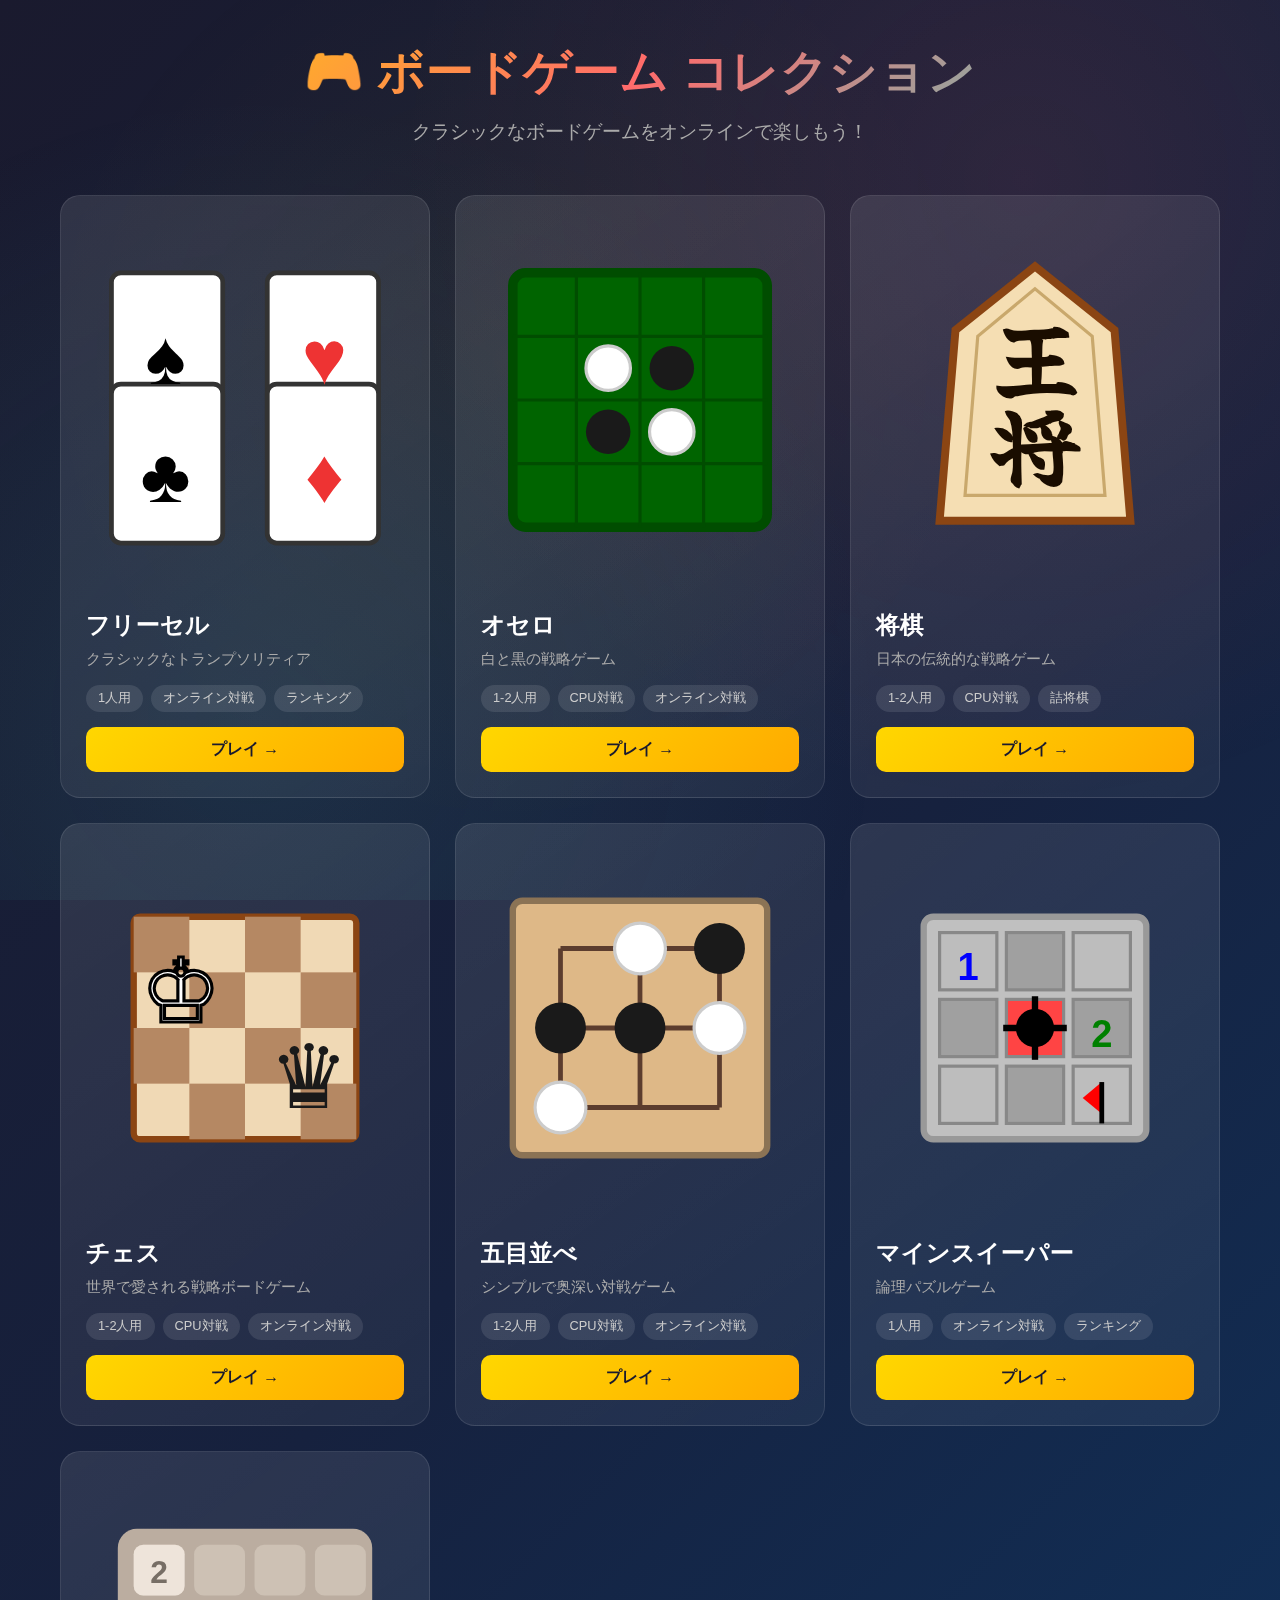
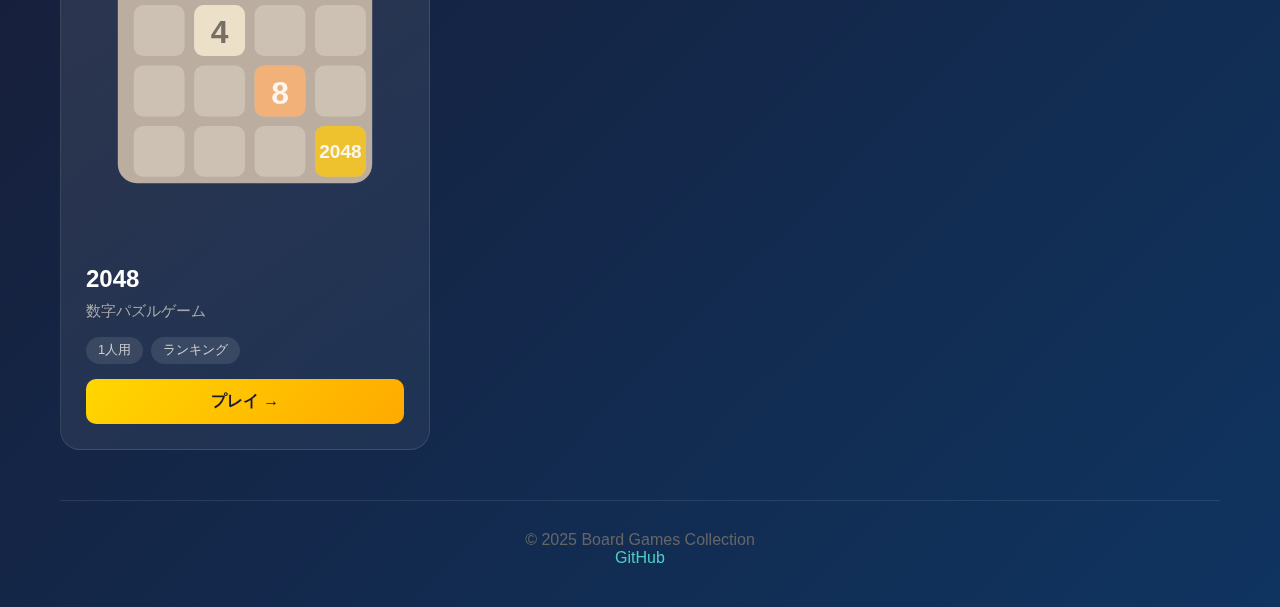
<file: index.html>
<!DOCTYPE html>
<html lang="ja">
<head>
    <meta charset="UTF-8">
    <meta name="viewport" content="width=device-width, initial-scale=1.0">
    <title>ボードゲーム コレクション</title>
    <link rel="stylesheet" href="styles.css">
</head>
<body>
    <div class="container">
        <header class="header">
            <h1>🎮 ボードゲーム コレクション</h1>
            <p class="subtitle">クラシックなボードゲームをオンラインで楽しもう！</p>
        </header>

        <main class="games-grid">
            <!-- フリーセル -->
            <a href="freecell/index.html" class="game-card available">
                <div class="game-icon">
                    <svg viewBox="0 0 100 100" xmlns="http://www.w3.org/2000/svg">
                        <!-- カードの背景 -->
                        <rect x="8" y="10" width="35" height="50" rx="3" fill="#fff" stroke="#333" stroke-width="1.5"/>
                        <rect x="57" y="10" width="35" height="50" rx="3" fill="#fff" stroke="#333" stroke-width="1.5"/>
                        <rect x="8" y="45" width="35" height="50" rx="3" fill="#fff" stroke="#333" stroke-width="1.5"/>
                        <rect x="57" y="45" width="35" height="50" rx="3" fill="#fff" stroke="#333" stroke-width="1.5"/>
                        <!-- スペード -->
                        <text x="25" y="45" font-size="24" fill="#000" text-anchor="middle">♠</text>
                        <!-- ハート -->
                        <text x="75" y="45" font-size="24" fill="#e33" text-anchor="middle">♥</text>
                        <!-- クラブ -->
                        <text x="25" y="82" font-size="24" fill="#000" text-anchor="middle">♣</text>
                        <!-- ダイヤ -->
                        <text x="75" y="82" font-size="24" fill="#e33" text-anchor="middle">♦</text>
                    </svg>
                </div>
                <div class="game-info">
                    <h2>フリーセル</h2>
                    <p>クラシックなトランプソリティア</p>
                    <div class="game-features">
                        <span class="feature">1人用</span>
                        <span class="feature">オンライン対戦</span>
                        <span class="feature">ランキング</span>
                    </div>
                </div>
                <div class="play-btn">プレイ →</div>
            </a>

            <!-- オセロ -->
            <a href="othello/index.html" class="game-card available">
                <div class="game-icon">
                    <svg viewBox="0 0 100 100" xmlns="http://www.w3.org/2000/svg">
                        <!-- 盤面背景 -->
                        <rect x="10" y="10" width="80" height="80" fill="#006400" stroke="#004d00" stroke-width="3" rx="4"/>
                        <!-- グリッド線（4x4） -->
                        <line x1="30" y1="10" x2="30" y2="90" stroke="#004d00" stroke-width="1"/>
                        <line x1="50" y1="10" x2="50" y2="90" stroke="#004d00" stroke-width="1"/>
                        <line x1="70" y1="10" x2="70" y2="90" stroke="#004d00" stroke-width="1"/>
                        <line x1="10" y1="30" x2="90" y2="30" stroke="#004d00" stroke-width="1"/>
                        <line x1="10" y1="50" x2="90" y2="50" stroke="#004d00" stroke-width="1"/>
                        <line x1="10" y1="70" x2="90" y2="70" stroke="#004d00" stroke-width="1"/>
                        <!-- 初期配置：中央4マス（白石） -->
                        <circle cx="40" cy="40" r="7" fill="#fff" stroke="#ccc" stroke-width="1"/>
                        <circle cx="60" cy="60" r="7" fill="#fff" stroke="#ccc" stroke-width="1"/>
                        <!-- 初期配置：中央4マス（黒石） -->
                        <circle cx="60" cy="40" r="7" fill="#1a1a1a"/>
                        <circle cx="40" cy="60" r="7" fill="#1a1a1a"/>
                    </svg>
                </div>
                <div class="game-info">
                    <h2>オセロ</h2>
                    <p>白と黒の戦略ゲーム</p>
                    <div class="game-features">
                        <span class="feature">1-2人用</span>
                        <span class="feature">CPU対戦</span>
                        <span class="feature">オンライン対戦</span>
                    </div>
                </div>
                <div class="play-btn">プレイ →</div>
            </a>

            <!-- 将棋 -->
            <a href="shogi/index.html" class="game-card available">
                <div class="game-icon">
                    <svg viewBox="0 0 100 100" xmlns="http://www.w3.org/2000/svg">
                        <defs>
                            <style>
                                @import url('https://fonts.googleapis.com/css2?family=Yuji+Syuku&display=swap');
                            </style>
                        </defs>
                        
                        <polygon points="50,8 25,28 20,88 80,88 75,28" fill="#f5deb3" stroke="#8b4513" stroke-width="2.5"/>
                        <polygon points="50,15 32,30 28,80 72,80 68,30" fill="none" stroke="#c9a86c" stroke-width="1"/>
                        
                        <text x="50" y="48" font-size="28" fill="#1a0d00" text-anchor="middle" font-weight="bold" font-family="'Yuji Syuku', serif">王</text>
                        <text x="50" y="75" font-size="28" fill="#1a0d00" text-anchor="middle" font-weight="bold" font-family="'Yuji Syuku', serif">将</text>
                    </svg>
                </div>
                <div class="game-info">
                    <h2>将棋</h2>
                    <p>日本の伝統的な戦略ゲーム</p>
                    <div class="game-features">
                        <span class="feature">1-2人用</span>
                        <span class="feature">CPU対戦</span>
                        <span class="feature">詰将棋</span>
                    </div>
                </div>
                <div class="play-btn">プレイ →</div>
            </a>

            <!-- チェス -->
            <a href="chess/index.html" class="game-card available">
                <div class="game-icon">
                    <svg viewBox="0 0 100 100" xmlns="http://www.w3.org/2000/svg">
                        <!-- チェス盤 -->
                        <rect x="15" y="15" width="70" height="70" fill="#f0d9b5" stroke="#8b4513" stroke-width="2" rx="2"/>
                        <!-- チェッカーパターン -->
                        <rect x="15" y="15" width="17.5" height="17.5" fill="#b58863"/>
                        <rect x="50" y="15" width="17.5" height="17.5" fill="#b58863"/>
                        <rect x="32.5" y="32.5" width="17.5" height="17.5" fill="#b58863"/>
                        <rect x="67.5" y="32.5" width="17.5" height="17.5" fill="#b58863"/>
                        <rect x="15" y="50" width="17.5" height="17.5" fill="#b58863"/>
                        <rect x="50" y="50" width="17.5" height="17.5" fill="#b58863"/>
                        <rect x="32.5" y="67.5" width="17.5" height="17.5" fill="#b58863"/>
                        <rect x="67.5" y="67.5" width="17.5" height="17.5" fill="#b58863"/>
                        <!-- 白キング -->
                        <text x="30" y="48" font-size="28" fill="#fff" stroke="#000" stroke-width="1" text-anchor="middle">♔</text>
                        <!-- 黒クイーン -->
                        <text x="70" y="75" font-size="28" fill="#1a1a1a" text-anchor="middle">♛</text>
                    </svg>
                </div>
                <div class="game-info">
                    <h2>チェス</h2>
                    <p>世界で愛される戦略ボードゲーム</p>
                    <div class="game-features">
                        <span class="feature">1-2人用</span>
                        <span class="feature">CPU対戦</span>
                        <span class="feature">オンライン対戦</span>
                    </div>
                </div>
                <div class="play-btn">プレイ →</div>
            </a>

            <!-- 五目並べ -->
            <a href="gomoku/index.html" class="game-card available">
                <div class="game-icon">
                    <svg viewBox="0 0 100 100" xmlns="http://www.w3.org/2000/svg">
                        <!-- 碁盤背景 -->
                        <rect x="10" y="10" width="80" height="80" fill="#deb887" stroke="#8b7355" stroke-width="2" rx="3"/>
                        <!-- 格子線 -->
                        <line x1="25" y1="25" x2="25" y2="75" stroke="#5c3d2e" stroke-width="1.5"/>
                        <line x1="50" y1="25" x2="50" y2="75" stroke="#5c3d2e" stroke-width="1.5"/>
                        <line x1="75" y1="25" x2="75" y2="75" stroke="#5c3d2e" stroke-width="1.5"/>
                        <line x1="25" y1="25" x2="75" y2="25" stroke="#5c3d2e" stroke-width="1.5"/>
                        <line x1="25" y1="50" x2="75" y2="50" stroke="#5c3d2e" stroke-width="1.5"/>
                        <line x1="25" y1="75" x2="75" y2="75" stroke="#5c3d2e" stroke-width="1.5"/>
                        <!-- 黒石 -->
                        <circle cx="25" cy="50" r="8" fill="#1a1a1a"/>
                        <circle cx="50" cy="50" r="8" fill="#1a1a1a"/>
                        <circle cx="75" cy="25" r="8" fill="#1a1a1a"/>
                        <!-- 白石 -->
                        <circle cx="50" cy="25" r="8" fill="#fff" stroke="#ccc" stroke-width="1"/>
                        <circle cx="25" cy="75" r="8" fill="#fff" stroke="#ccc" stroke-width="1"/>
                        <circle cx="75" cy="50" r="8" fill="#fff" stroke="#ccc" stroke-width="1"/>
                    </svg>
                </div>
                <div class="game-info">
                    <h2>五目並べ</h2>
                    <p>シンプルで奥深い対戦ゲーム</p>
                    <div class="game-features">
                        <span class="feature">1-2人用</span>
                        <span class="feature">CPU対戦</span>
                        <span class="feature">オンライン対戦</span>
                    </div>
                </div>
                <div class="play-btn">プレイ →</div>
            </a>

            <!-- マインスイーパー -->
            <a href="minesweeper/index.html" class="game-card available">
                <div class="game-icon">
                    <svg viewBox="0 0 100 100" xmlns="http://www.w3.org/2000/svg">
                        <!-- グリッド背景 -->
                        <rect x="15" y="15" width="70" height="70" fill="#c0c0c0" stroke="#999" stroke-width="2" rx="3"/>
                        <!-- セル -->
                        <rect x="20" y="20" width="18" height="18" fill="#bdbdbd" stroke="#888" stroke-width="1"/>
                        <rect x="41" y="20" width="18" height="18" fill="#a0a0a0" stroke="#888" stroke-width="1"/>
                        <rect x="62" y="20" width="18" height="18" fill="#bdbdbd" stroke="#888" stroke-width="1"/>
                        <rect x="20" y="41" width="18" height="18" fill="#a0a0a0" stroke="#888" stroke-width="1"/>
                        <rect x="41" y="41" width="18" height="18" fill="#ff4444" stroke="#888" stroke-width="1"/>
                        <rect x="62" y="41" width="18" height="18" fill="#a0a0a0" stroke="#888" stroke-width="1"/>
                        <rect x="20" y="62" width="18" height="18" fill="#bdbdbd" stroke="#888" stroke-width="1"/>
                        <rect x="41" y="62" width="18" height="18" fill="#a0a0a0" stroke="#888" stroke-width="1"/>
                        <rect x="62" y="62" width="18" height="18" fill="#bdbdbd" stroke="#888" stroke-width="1"/>
                        <!-- 爆弾 -->
                        <circle cx="50" cy="50" r="6" fill="#000"/>
                        <line x1="50" y1="40" x2="50" y2="60" stroke="#000" stroke-width="2"/>
                        <line x1="40" y1="50" x2="60" y2="50" stroke="#000" stroke-width="2"/>
                        <!-- 数字 -->
                        <text x="29" y="35" font-size="12" font-weight="bold" fill="#0000ff" text-anchor="middle">1</text>
                        <text x="71" y="56" font-size="12" font-weight="bold" fill="#008000" text-anchor="middle">2</text>
                        <!-- フラグ -->
                        <polygon points="71,67 71,77 65,72" fill="#ff0000"/>
                        <line x1="71" y1="67" x2="71" y2="80" stroke="#000" stroke-width="1.5"/>
                    </svg>
                </div>
                <div class="game-info">
                    <h2>マインスイーパー</h2>
                    <p>論理パズルゲーム</p>
                    <div class="game-features">
                        <span class="feature">1人用</span>
                        <span class="feature">オンライン対戦</span>
                        <span class="feature">ランキング</span>
                    </div>
                </div>
                <div class="play-btn">プレイ →</div>
            </a>

            <!-- 2048 -->
            <a href="2048/index.html" class="game-card available">
                <div class="game-icon">
                    <svg viewBox="0 0 100 100" xmlns="http://www.w3.org/2000/svg">
                        <!-- 盤面背景 -->
                        <rect x="10" y="10" width="80" height="80" fill="#bbada0" rx="6"/>
                        <!-- グリッドセル -->
                        <rect x="15" y="15" width="16" height="16" fill="#cdc1b4" rx="3"/>
                        <rect x="34" y="15" width="16" height="16" fill="#cdc1b4" rx="3"/>
                        <rect x="53" y="15" width="16" height="16" fill="#cdc1b4" rx="3"/>
                        <rect x="72" y="15" width="16" height="16" fill="#cdc1b4" rx="3"/>
                        <rect x="15" y="34" width="16" height="16" fill="#cdc1b4" rx="3"/>
                        <rect x="34" y="34" width="16" height="16" fill="#cdc1b4" rx="3"/>
                        <rect x="53" y="34" width="16" height="16" fill="#cdc1b4" rx="3"/>
                        <rect x="72" y="34" width="16" height="16" fill="#cdc1b4" rx="3"/>
                        <rect x="15" y="53" width="16" height="16" fill="#cdc1b4" rx="3"/>
                        <rect x="34" y="53" width="16" height="16" fill="#cdc1b4" rx="3"/>
                        <rect x="53" y="53" width="16" height="16" fill="#cdc1b4" rx="3"/>
                        <rect x="72" y="53" width="16" height="16" fill="#cdc1b4" rx="3"/>
                        <rect x="15" y="72" width="16" height="16" fill="#cdc1b4" rx="3"/>
                        <rect x="34" y="72" width="16" height="16" fill="#cdc1b4" rx="3"/>
                        <rect x="53" y="72" width="16" height="16" fill="#cdc1b4" rx="3"/>
                        <rect x="72" y="72" width="16" height="16" fill="#cdc1b4" rx="3"/>
                        <!-- タイル 2 -->
                        <rect x="15" y="15" width="16" height="16" fill="#eee4da" rx="3"/>
                        <text x="23" y="27" font-size="10" font-weight="bold" fill="#776e65" text-anchor="middle">2</text>
                        <!-- タイル 4 -->
                        <rect x="34" y="34" width="16" height="16" fill="#ede0c8" rx="3"/>
                        <text x="42" y="46" font-size="10" font-weight="bold" fill="#776e65" text-anchor="middle">4</text>
                        <!-- タイル 8 -->
                        <rect x="53" y="53" width="16" height="16" fill="#f2b179" rx="3"/>
                        <text x="61" y="65" font-size="10" font-weight="bold" fill="#f9f6f2" text-anchor="middle">8</text>
                        <!-- タイル 2048 -->
                        <rect x="72" y="72" width="16" height="16" fill="#edc22e" rx="3"/>
                        <text x="80" y="82" font-size="6" font-weight="bold" fill="#f9f6f2" text-anchor="middle">2048</text>
                    </svg>
                </div>
                <div class="game-info">
                    <h2>2048</h2>
                    <p>数字パズルゲーム</p>
                    <div class="game-features">
                        <span class="feature">1人用</span>
                        <span class="feature">ランキング</span>
                    </div>
                </div>
                <div class="play-btn">プレイ →</div>
            </a>
        </main>

        <footer class="footer">
            <p>© 2025 Board Games Collection</p>
            <p>
                <a href="https://github.com/gotorius/boardgames" target="_blank">GitHub</a>
            </p>
        </footer>
    </div>
</body>
</html>
</file>
<file: styles.css>
/* リセットと基本スタイル */
* {
    margin: 0;
    padding: 0;
    box-sizing: border-box;
}

body {
    font-family: 'Segoe UI', Tahoma, Geneva, Verdana, sans-serif;
    background: linear-gradient(135deg, #1a1a2e 0%, #16213e 50%, #0f3460 100%);
    min-height: 100vh;
    color: #fff;
}

.container {
    max-width: 1200px;
    margin: 0 auto;
    padding: 40px 20px;
}

/* ヘッダー */
.header {
    text-align: center;
    margin-bottom: 50px;
}

.header h1 {
    font-size: 3rem;
    margin-bottom: 15px;
    background: linear-gradient(135deg, #ffd700 0%, #ff6b6b 50%, #4ecdc4 100%);
    -webkit-background-clip: text;
    -webkit-text-fill-color: transparent;
    background-clip: text;
    text-shadow: none;
}

.subtitle {
    font-size: 1.2rem;
    color: #aaa;
}

/* ゲームグリッド */
.games-grid {
    display: grid;
    grid-template-columns: repeat(auto-fill, minmax(320px, 1fr));
    gap: 25px;
    margin-bottom: 50px;
}

/* ゲームカード */
.game-card {
    background: linear-gradient(145deg, rgba(255, 255, 255, 0.1) 0%, rgba(255, 255, 255, 0.05) 100%);
    border-radius: 20px;
    padding: 25px;
    display: flex;
    flex-direction: column;
    gap: 15px;
    border: 1px solid rgba(255, 255, 255, 0.1);
    transition: all 0.3s ease;
    position: relative;
    overflow: hidden;
    text-decoration: none;
    color: inherit;
}

.game-card.available {
    cursor: pointer;
}

.game-card.available:hover {
    transform: translateY(-8px);
    box-shadow: 0 20px 40px rgba(0, 0, 0, 0.4);
    border-color: rgba(255, 215, 0, 0.5);
}

.game-card.coming-soon {
    opacity: 0.6;
    cursor: not-allowed;
}

/* ゲームアイコン */
.game-icon {
    font-size: 4rem;
    text-align: center;
    padding: 20px 0;
}

/* ゲーム情報 */
.game-info {
    flex: 1;
}

.game-info h2 {
    font-size: 1.5rem;
    margin-bottom: 8px;
}

.game-info p {
    color: #aaa;
    font-size: 0.95rem;
    margin-bottom: 15px;
}

/* 機能タグ */
.game-features {
    display: flex;
    flex-wrap: wrap;
    gap: 8px;
}

.feature {
    background: rgba(255, 255, 255, 0.1);
    padding: 5px 12px;
    border-radius: 15px;
    font-size: 0.8rem;
    color: #ccc;
}

/* プレイボタン */
.play-btn {
    background: linear-gradient(135deg, #ffd700 0%, #ffaa00 100%);
    color: #1a1a2e;
    padding: 12px 25px;
    border-radius: 10px;
    text-align: center;
    font-weight: bold;
    font-size: 1rem;
    transition: all 0.3s ease;
}

.game-card.available:hover .play-btn {
    background: linear-gradient(135deg, #ffaa00 0%, #ff8c00 100%);
    transform: scale(1.05);
}

/* Coming Soon ラベル */
.coming-soon-label {
    background: linear-gradient(135deg, #6c757d 0%, #495057 100%);
    color: #fff;
    padding: 12px 25px;
    border-radius: 10px;
    text-align: center;
    font-weight: bold;
    font-size: 0.9rem;
}

/* フッター */
.footer {
    text-align: center;
    padding-top: 30px;
    border-top: 1px solid rgba(255, 255, 255, 0.1);
    color: #666;
}

.footer a {
    color: #4ecdc4;
    text-decoration: none;
    margin: 0 10px;
}

.footer a:hover {
    text-decoration: underline;
}

/* レスポンシブ */
@media (max-width: 768px) {
    .header h1 {
        font-size: 2rem;
    }
    
    .subtitle {
        font-size: 1rem;
    }
    
    .games-grid {
        grid-template-columns: 1fr;
    }
    
    .game-icon {
        font-size: 3rem;
    }
}

/* アニメーション */
@keyframes float {
    0%, 100% {
        transform: translateY(0);
    }
    50% {
        transform: translateY(-10px);
    }
}

.game-card.available .game-icon {
    animation: float 3s ease-in-out infinite;
}

/* 背景エフェクト */
body::before {
    content: '';
    position: fixed;
    top: 0;
    left: 0;
    width: 100%;
    height: 100%;
    background: 
        radial-gradient(circle at 20% 80%, rgba(78, 205, 196, 0.1) 0%, transparent 50%),
        radial-gradient(circle at 80% 20%, rgba(255, 107, 107, 0.1) 0%, transparent 50%),
        radial-gradient(circle at 40% 40%, rgba(255, 215, 0, 0.05) 0%, transparent 50%);
    pointer-events: none;
    z-index: -1;
}
</file>
